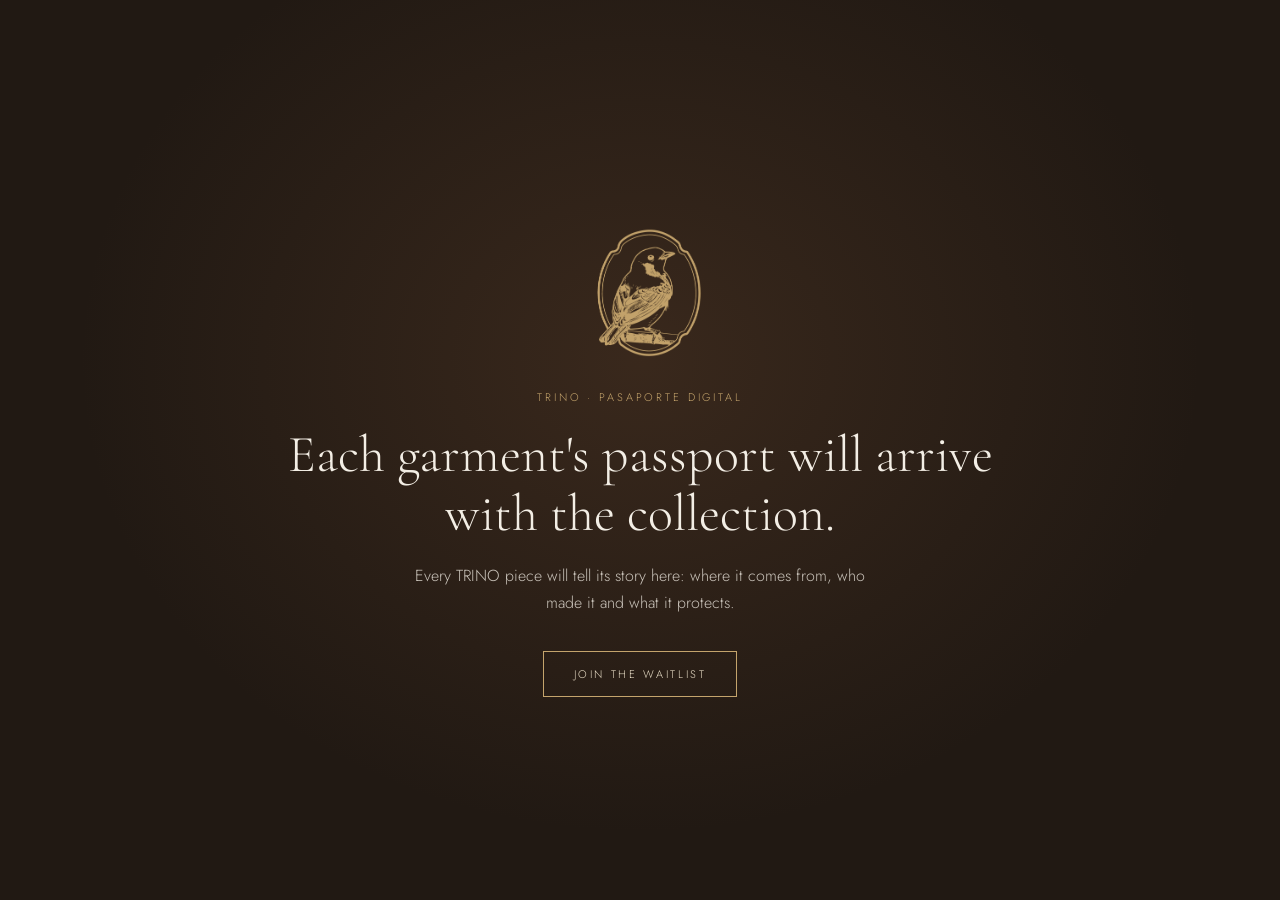
<file: pasaporte/index.html>
<!DOCTYPE html>
<html lang="es"><head><meta charset="UTF-8"><meta name="viewport" content="width=device-width, initial-scale=1.0">
<title>Pasaporte TRINO · ORNITHEA</title>
<meta name="robots" content="noindex">
<meta property="og:title" content="ORNITHEA · TRINO"><meta property="og:image" content="https://ornitheastyle.com/og-image.jpg">
<link rel="preconnect" href="https://fonts.googleapis.com"><link rel="preconnect" href="https://fonts.gstatic.com" crossorigin>
<link rel="stylesheet" href="https://fonts.googleapis.com/css2?family=Cormorant+Garamond:ital,wght@0,300;1,300&family=Jost:wght@300;400&display=swap">
<style>
*{margin:0;padding:0;box-sizing:border-box}
body{min-height:100vh;display:flex;align-items:center;justify-content:center;text-align:center;background:#211913 radial-gradient(ellipse at 50% 40%,rgba(120,80,52,.28),transparent 62%);color:#F3EEE5;font-family:"Jost",Arial,sans-serif;font-weight:300;padding:40px 20px}
img{width:150px;height:auto;margin:0 auto 32px;display:block}
.l{font-size:11px;letter-spacing:.26em;text-transform:uppercase;color:#C4A46C}
h1{font-family:"Cormorant Garamond",Georgia,serif;font-weight:300;font-size:clamp(30px,4.6vw,52px);line-height:1.15;margin:20px auto 18px;max-width:14em}
p{max-width:30em;margin:0 auto;color:rgba(243,238,229,.78);line-height:1.7}
a{display:inline-block;margin-top:34px;font-size:11px;letter-spacing:.24em;text-transform:uppercase;color:#EADFC8;border:1px solid #C4A46C;padding:14px 30px;text-decoration:none}
a:hover{background:#C4A46C;color:#211913}
[data-en]{display:none} html[lang=en] [data-en]{display:block} html[lang=en] [data-es]{display:none}
html[lang=en] a[data-en]{display:inline-block}
</style></head><body><main>
<img src="[data-uri]" alt="ORNITHEA">
<div class="l">TRINO · Pasaporte digital</div>
<h1 data-es>El pasaporte de cada prenda llegará con la colección.</h1>
<h1 data-en>Each garment's passport will arrive with the collection.</h1>
<p data-es>Cada pieza de TRINO tendrá aquí su historia: de dónde viene, quién la hizo y qué protege.</p>
<p data-en>Every TRINO piece will tell its story here: where it comes from, who made it and what it protects.</p>
<a data-es href="/">Únete a la lista de espera</a><a data-en href="/?lang=en">Join the waitlist</a>
</main>
<script>try{var l=(localStorage.getItem('ornithea-lang')||(navigator.language||'es')).toLowerCase();if(l.indexOf('es')!==0)document.documentElement.lang='en';}catch(e){}</script>
</body></html>
</file>
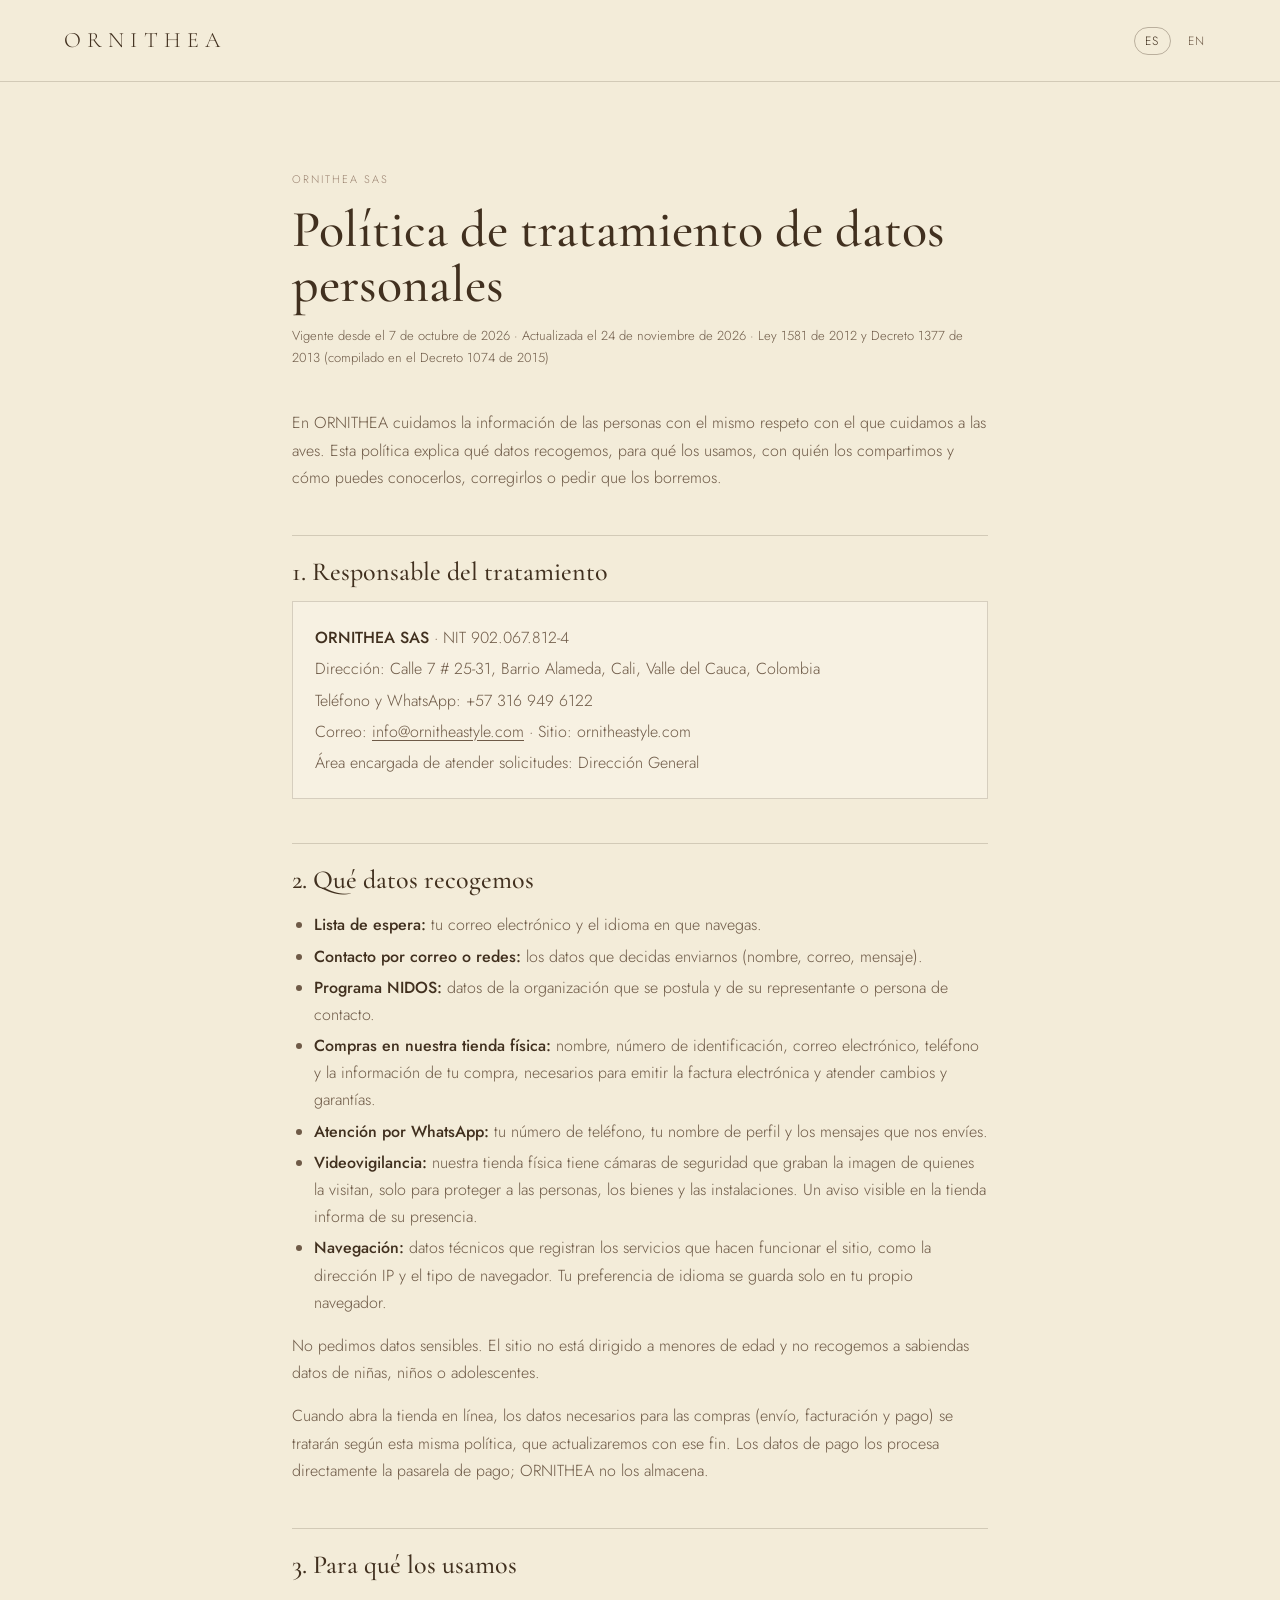
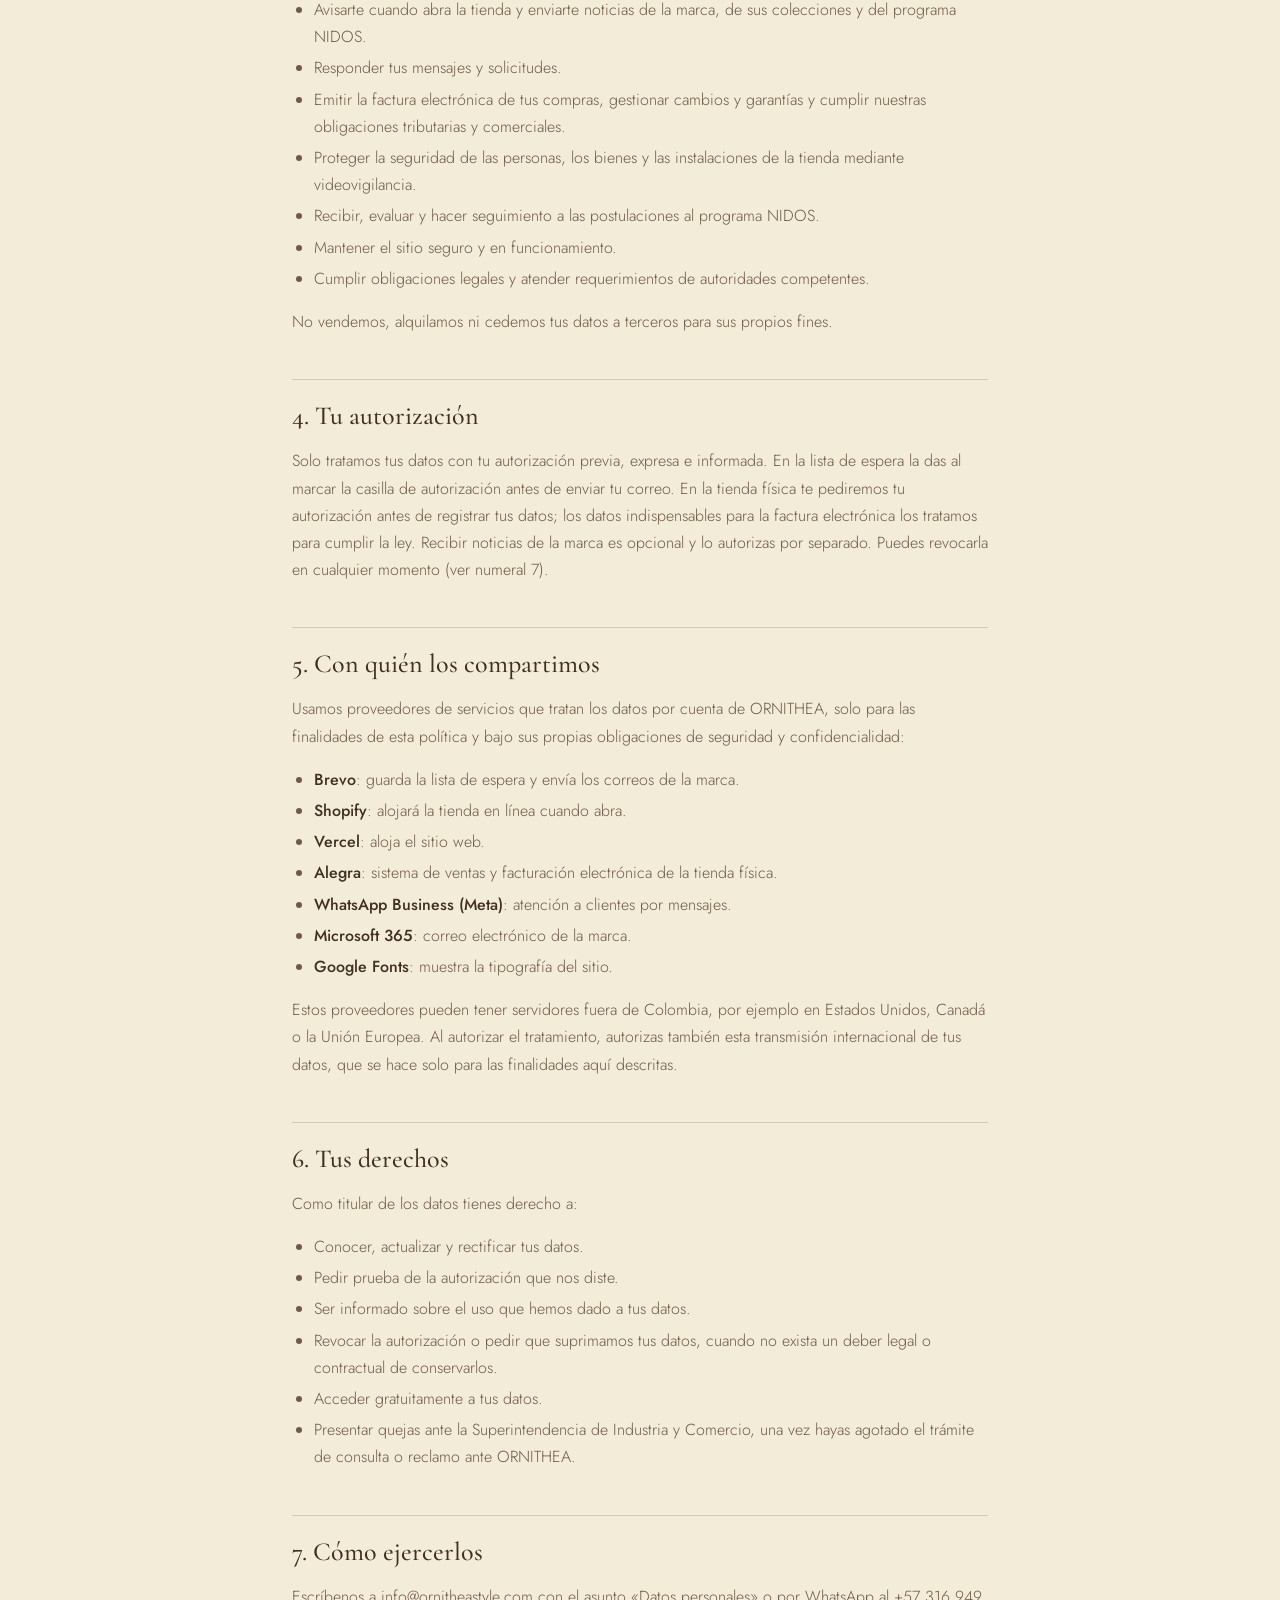
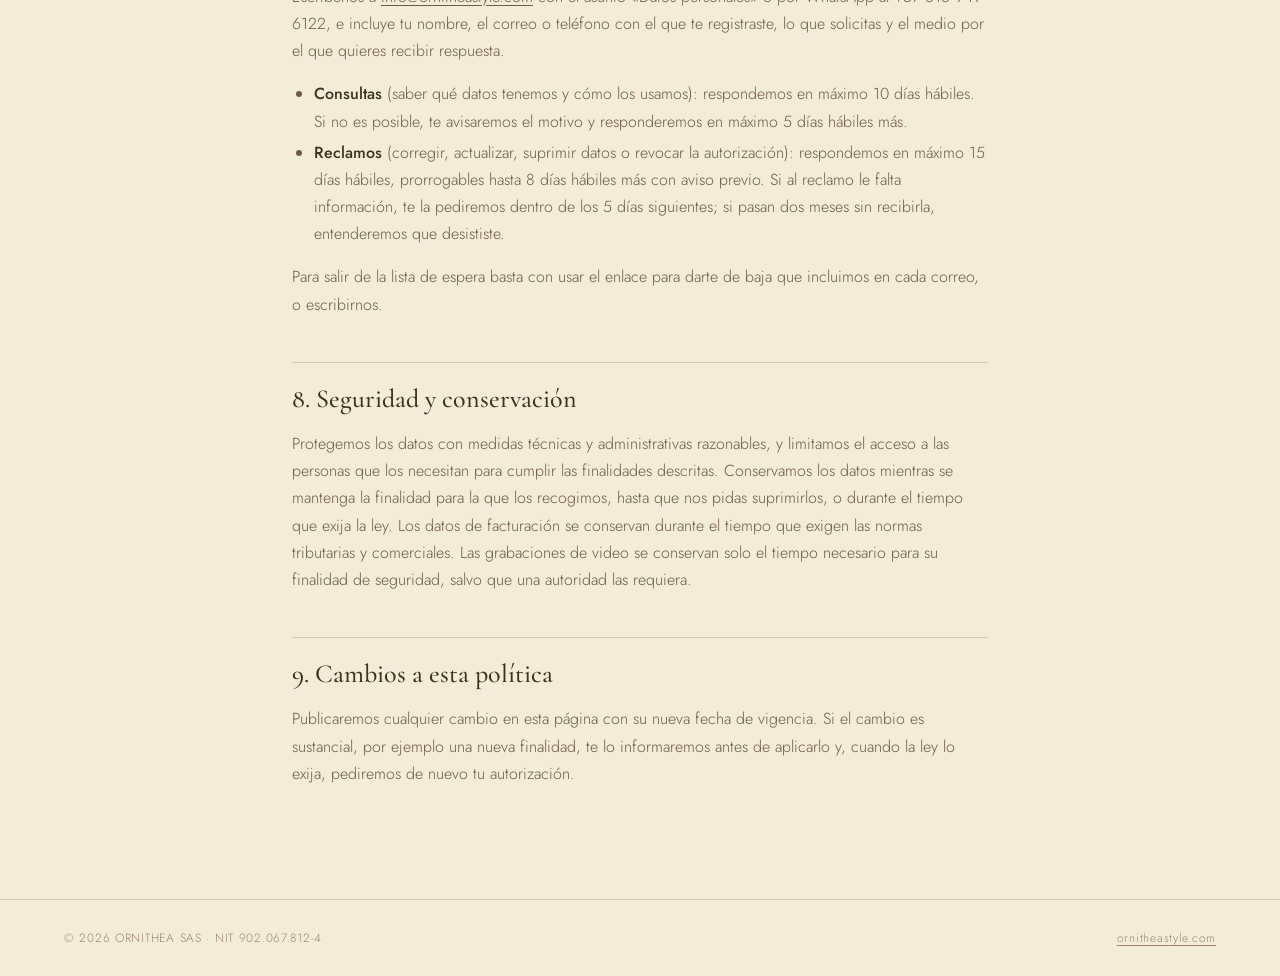
<file: privacidad.html>
<!DOCTYPE html>
<html lang="es">
<head>
<meta charset="UTF-8">
<meta name="viewport" content="width=device-width, initial-scale=1.0">
<title>Política de tratamiento de datos · ORNITHEA</title>
<meta name="description" content="Política de tratamiento de datos personales de ORNITHEA SAS (Ley 1581 de 2012).">
<link rel="preconnect" href="https://fonts.googleapis.com"><link rel="preconnect" href="https://fonts.gstatic.com" crossorigin>
<link rel="stylesheet" href="https://fonts.googleapis.com/css2?family=Cormorant+Garamond:ital,wght@0,400;0,500;1,400&family=Jost:wght@300;400;500&display=swap">
<style>
:root{ --paper:#F3ECD9; --paper-lift:#F7F1E2; --ink:#41301F; --ink-soft:#6E5A47; --ink-faint:#9C8472; --espresso:#271912;
  --line:color-mix(in srgb,#41301F 18%,transparent); --serif:"Cormorant Garamond",Georgia,serif; --sans:"Jost","Helvetica Neue",Arial,sans-serif; }
*{ box-sizing:border-box; }
html{ -webkit-text-size-adjust:100%; }
body{ margin:0; background:var(--paper); color:var(--ink); font-family:var(--sans); font-weight:300; font-size:16px; line-height:1.7; }
a{ color:inherit; text-underline-offset:3px; }
.top{ display:flex; justify-content:space-between; align-items:center; gap:16px; padding:22px clamp(16px,5vw,64px); border-bottom:1px solid var(--line); }
.top__brand{ font-family:var(--serif); font-size:22px; letter-spacing:.28em; text-decoration:none; }
.lang{ display:flex; gap:6px; }
.lang button{ background:none; border:1px solid transparent; border-radius:999px; padding:3px 10px; font:inherit; font-size:12px; letter-spacing:.1em; color:var(--ink-soft); cursor:pointer; }
.lang button.active{ color:var(--ink); border-color:color-mix(in srgb,var(--ink) 32%,transparent); }
main{ max-width:760px; margin:0 auto; padding:clamp(40px,7vw,88px) clamp(16px,5vw,32px) 96px; }
.eyebrow{ font-size:11px; letter-spacing:.18em; text-transform:uppercase; color:var(--ink-faint); }
h1{ font-family:var(--serif); font-weight:500; font-size:clamp(34px,6vw,52px); line-height:1.05; margin:14px 0 10px; }
.meta{ font-size:13px; color:var(--ink-soft); margin-bottom:40px; }
h2{ font-family:var(--serif); font-weight:500; font-size:26px; line-height:1.2; margin:44px 0 10px; padding-top:20px; border-top:1px solid var(--line); }
p, li{ color:var(--ink-soft); }
ul, ol{ padding-left:22px; }
li{ margin:4px 0; }
b{ font-weight:500; color:var(--ink); }
.card{ background:var(--paper-lift); border:1px solid var(--line); padding:18px 22px; margin:14px 0; }
.card p{ margin:4px 0; }
footer{ border-top:1px solid var(--line); padding:28px clamp(16px,5vw,64px); font-size:12px; letter-spacing:.06em; color:var(--ink-faint); display:flex; justify-content:space-between; flex-wrap:wrap; gap:10px; }
[data-lang-block]{ display:none; }
html[lang="es"] [data-lang-block="es"], html[lang="en"] [data-lang-block="en"]{ display:block; }
</style>
</head>
<body>
<header class="top">
  <a class="top__brand" href="/">ORNITHEA</a>
  <div class="lang" role="group" aria-label="Idioma / Language">
    <button type="button" data-lang="es">ES</button><button type="button" data-lang="en">EN</button>
  </div>
</header>

<main>
<article data-lang-block="es">
  <div class="eyebrow">ORNITHEA SAS</div>
  <h1>Política de tratamiento de datos personales</h1>
  <p class="meta">Vigente desde el 7 de octubre de 2026 · Actualizada el 24 de noviembre de 2026 · Ley 1581 de 2012 y Decreto 1377 de 2013 (compilado en el Decreto 1074 de 2015)</p>

  <p>En ORNITHEA cuidamos la información de las personas con el mismo respeto con el que cuidamos a las aves. Esta política explica qué datos recogemos, para qué los usamos, con quién los compartimos y cómo puedes conocerlos, corregirlos o pedir que los borremos.</p>

  <h2>1. Responsable del tratamiento</h2>
  <div class="card">
    <p><b>ORNITHEA SAS</b> · NIT 902.067.812-4</p>
    <p>Dirección: Calle 7 # 25-31, Barrio Alameda, Cali, Valle del Cauca, Colombia</p>
    <p>Teléfono y WhatsApp: +57 316 949 6122</p>
    <p>Correo: <a href="mailto:info@ornitheastyle.com">info@ornitheastyle.com</a> · Sitio: ornitheastyle.com</p>
    <p>Área encargada de atender solicitudes: Dirección General</p>
  </div>

  <h2>2. Qué datos recogemos</h2>
  <ul>
    <li><b>Lista de espera:</b> tu correo electrónico y el idioma en que navegas.</li>
    <li><b>Contacto por correo o redes:</b> los datos que decidas enviarnos (nombre, correo, mensaje).</li>
    <li><b>Programa NIDOS:</b> datos de la organización que se postula y de su representante o persona de contacto.</li>
    <li><b>Compras en nuestra tienda física:</b> nombre, número de identificación, correo electrónico, teléfono y la información de tu compra, necesarios para emitir la factura electrónica y atender cambios y garantías.</li>
    <li><b>Atención por WhatsApp:</b> tu número de teléfono, tu nombre de perfil y los mensajes que nos envíes.</li>
    <li><b>Videovigilancia:</b> nuestra tienda física tiene cámaras de seguridad que graban la imagen de quienes la visitan, solo para proteger a las personas, los bienes y las instalaciones. Un aviso visible en la tienda informa de su presencia.</li>
    <li><b>Navegación:</b> datos técnicos que registran los servicios que hacen funcionar el sitio, como la dirección IP y el tipo de navegador. Tu preferencia de idioma se guarda solo en tu propio navegador.</li>
  </ul>
  <p>No pedimos datos sensibles. El sitio no está dirigido a menores de edad y no recogemos a sabiendas datos de niñas, niños o adolescentes.</p>
  <p>Cuando abra la tienda en línea, los datos necesarios para las compras (envío, facturación y pago) se tratarán según esta misma política, que actualizaremos con ese fin. Los datos de pago los procesa directamente la pasarela de pago; ORNITHEA no los almacena.</p>

  <h2>3. Para qué los usamos</h2>
  <ul>
    <li>Avisarte cuando abra la tienda y enviarte noticias de la marca, de sus colecciones y del programa NIDOS.</li>
    <li>Responder tus mensajes y solicitudes.</li>
    <li>Emitir la factura electrónica de tus compras, gestionar cambios y garantías y cumplir nuestras obligaciones tributarias y comerciales.</li>
    <li>Proteger la seguridad de las personas, los bienes y las instalaciones de la tienda mediante videovigilancia.</li>
    <li>Recibir, evaluar y hacer seguimiento a las postulaciones al programa NIDOS.</li>
    <li>Mantener el sitio seguro y en funcionamiento.</li>
    <li>Cumplir obligaciones legales y atender requerimientos de autoridades competentes.</li>
  </ul>
  <p>No vendemos, alquilamos ni cedemos tus datos a terceros para sus propios fines.</p>

  <h2>4. Tu autorización</h2>
  <p>Solo tratamos tus datos con tu autorización previa, expresa e informada. En la lista de espera la das al marcar la casilla de autorización antes de enviar tu correo. En la tienda física te pediremos tu autorización antes de registrar tus datos; los datos indispensables para la factura electrónica los tratamos para cumplir la ley. Recibir noticias de la marca es opcional y lo autorizas por separado. Puedes revocarla en cualquier momento (ver numeral 7).</p>

  <h2>5. Con quién los compartimos</h2>
  <p>Usamos proveedores de servicios que tratan los datos por cuenta de ORNITHEA, solo para las finalidades de esta política y bajo sus propias obligaciones de seguridad y confidencialidad:</p>
  <ul>
    <li><b>Brevo</b>: guarda la lista de espera y envía los correos de la marca.</li>
    <li><b>Shopify</b>: alojará la tienda en línea cuando abra.</li>
    <li><b>Vercel</b>: aloja el sitio web.</li>
    <li><b>Alegra</b>: sistema de ventas y facturación electrónica de la tienda física.</li>
    <li><b>WhatsApp Business (Meta)</b>: atención a clientes por mensajes.</li>
    <li><b>Microsoft 365</b>: correo electrónico de la marca.</li>
    <li><b>Google Fonts</b>: muestra la tipografía del sitio.</li>
  </ul>
  <p>Estos proveedores pueden tener servidores fuera de Colombia, por ejemplo en Estados Unidos, Canadá o la Unión Europea. Al autorizar el tratamiento, autorizas también esta transmisión internacional de tus datos, que se hace solo para las finalidades aquí descritas.</p>

  <h2>6. Tus derechos</h2>
  <p>Como titular de los datos tienes derecho a:</p>
  <ul>
    <li>Conocer, actualizar y rectificar tus datos.</li>
    <li>Pedir prueba de la autorización que nos diste.</li>
    <li>Ser informado sobre el uso que hemos dado a tus datos.</li>
    <li>Revocar la autorización o pedir que suprimamos tus datos, cuando no exista un deber legal o contractual de conservarlos.</li>
    <li>Acceder gratuitamente a tus datos.</li>
    <li>Presentar quejas ante la Superintendencia de Industria y Comercio, una vez hayas agotado el trámite de consulta o reclamo ante ORNITHEA.</li>
  </ul>

  <h2>7. Cómo ejercerlos</h2>
  <p>Escríbenos a <a href="mailto:info@ornitheastyle.com">info@ornitheastyle.com</a> con el asunto «Datos personales» o por WhatsApp al +57 316 949 6122, e incluye tu nombre, el correo o teléfono con el que te registraste, lo que solicitas y el medio por el que quieres recibir respuesta.</p>
  <ul>
    <li><b>Consultas</b> (saber qué datos tenemos y cómo los usamos): respondemos en máximo 10 días hábiles. Si no es posible, te avisaremos el motivo y responderemos en máximo 5 días hábiles más.</li>
    <li><b>Reclamos</b> (corregir, actualizar, suprimir datos o revocar la autorización): respondemos en máximo 15 días hábiles, prorrogables hasta 8 días hábiles más con aviso previo. Si al reclamo le falta información, te la pediremos dentro de los 5 días siguientes; si pasan dos meses sin recibirla, entenderemos que desististe.</li>
  </ul>
  <p>Para salir de la lista de espera basta con usar el enlace para darte de baja que incluimos en cada correo, o escribirnos.</p>

  <h2>8. Seguridad y conservación</h2>
  <p>Protegemos los datos con medidas técnicas y administrativas razonables, y limitamos el acceso a las personas que los necesitan para cumplir las finalidades descritas. Conservamos los datos mientras se mantenga la finalidad para la que los recogimos, hasta que nos pidas suprimirlos, o durante el tiempo que exija la ley. Los datos de facturación se conservan durante el tiempo que exigen las normas tributarias y comerciales. Las grabaciones de video se conservan solo el tiempo necesario para su finalidad de seguridad, salvo que una autoridad las requiera.</p>

  <h2>9. Cambios a esta política</h2>
  <p>Publicaremos cualquier cambio en esta página con su nueva fecha de vigencia. Si el cambio es sustancial, por ejemplo una nueva finalidad, te lo informaremos antes de aplicarlo y, cuando la ley lo exija, pediremos de nuevo tu autorización.</p>
</article>

<article data-lang-block="en">
  <div class="eyebrow">ORNITHEA SAS</div>
  <h1>Personal data processing policy</h1>
  <p class="meta">In force from 7 October 2026 · Updated 24 November 2026 · Colombian Law 1581 of 2012 and Decree 1377 of 2013 (compiled in Decree 1074 of 2015). This English text is provided for convenience; the Spanish version prevails.</p>

  <p>At ORNITHEA we look after people's information with the same respect with which we look after birds. This policy explains what data we collect, what we use it for, who we share it with, and how you can access it, correct it or ask us to delete it.</p>

  <h2>1. Data controller</h2>
  <div class="card">
    <p><b>ORNITHEA SAS</b> · NIT (tax ID) 902.067.812-4</p>
    <p>Address: Calle 7 # 25-31, Barrio Alameda, Cali, Valle del Cauca, Colombia</p>
    <p>Phone and WhatsApp: +57 316 949 6122</p>
    <p>Email: <a href="mailto:info@ornitheastyle.com">info@ornitheastyle.com</a> · Website: ornitheastyle.com</p>
    <p>Area handling requests: General Management</p>
  </div>

  <h2>2. What data we collect</h2>
  <ul>
    <li><b>Waitlist:</b> your email address and the language you browse in.</li>
    <li><b>Contact by email or social media:</b> whatever you choose to send us (name, email, message).</li>
    <li><b>NIDOS programme:</b> details of the applying organisation and of its representative or contact person.</li>
    <li><b>Purchases in our physical store:</b> name, ID number, email, phone and the details of your purchase, needed to issue the electronic invoice and handle exchanges and warranties.</li>
    <li><b>WhatsApp support:</b> your phone number, your profile name and the messages you send us.</li>
    <li><b>Video surveillance:</b> our physical store has security cameras that record images of visitors, solely to protect people, property and premises. A visible notice in the store informs of their presence.</li>
    <li><b>Browsing:</b> technical data recorded by the services that run the site, such as IP address and browser type. Your language preference is stored only in your own browser.</li>
  </ul>
  <p>We do not ask for sensitive data. The site is not aimed at minors and we do not knowingly collect data from children or adolescents.</p>
  <p>When the online shop opens, the data needed for purchases (shipping, billing and payment) will be processed under this same policy, which we will update for that purpose. Payment details are handled directly by the payment provider; ORNITHEA does not store them.</p>

  <h2>3. What we use it for</h2>
  <ul>
    <li>Letting you know when the shop opens and sending you news about the brand, its collections and the NIDOS programme.</li>
    <li>Answering your messages and requests.</li>
    <li>Issuing the electronic invoice for your purchases, handling exchanges and warranties and meeting our tax and commercial obligations.</li>
    <li>Protecting the safety of people, property and premises in the store through video surveillance.</li>
    <li>Receiving, assessing and following up applications to the NIDOS programme.</li>
    <li>Keeping the site secure and working.</li>
    <li>Meeting legal obligations and responding to requests from competent authorities.</li>
  </ul>
  <p>We do not sell, rent or hand over your data to third parties for their own purposes.</p>

  <h2>4. Your authorisation</h2>
  <p>We only process your data with your prior, express and informed authorisation. On the waitlist you give it by ticking the authorisation box before sending your email. In the physical store we will ask for your authorisation before recording your data; the data required for the electronic invoice is processed to comply with the law. Receiving brand news is optional and authorised separately. You can withdraw it at any time (see section 7).</p>

  <h2>5. Who we share it with</h2>
  <p>We use service providers that process data on ORNITHEA's behalf, only for the purposes of this policy and under their own security and confidentiality obligations:</p>
  <ul>
    <li><b>Brevo</b>: stores the waitlist and sends the brand's emails.</li>
    <li><b>Shopify</b>: will host the online shop when it opens.</li>
    <li><b>Vercel</b>: hosts the website.</li>
    <li><b>Alegra</b>: sales and electronic invoicing system of the physical store.</li>
    <li><b>WhatsApp Business (Meta)</b>: customer support by message.</li>
    <li><b>Microsoft 365</b>: the brand's email.</li>
    <li><b>Google Fonts</b>: displays the site's typefaces.</li>
  </ul>
  <p>These providers may have servers outside Colombia, for example in the United States, Canada or the European Union. By authorising the processing, you also authorise this international transmission of your data, which is done only for the purposes described here.</p>

  <h2>6. Your rights</h2>
  <p>As the data subject you have the right to:</p>
  <ul>
    <li>Access, update and correct your data.</li>
    <li>Ask for proof of the authorisation you gave us.</li>
    <li>Be informed about how we have used your data.</li>
    <li>Withdraw your authorisation or ask us to delete your data, unless there is a legal or contractual duty to keep it.</li>
    <li>Access your data free of charge.</li>
    <li>File complaints with Colombia's Superintendence of Industry and Commerce (SIC), once you have completed the enquiry or claim process with ORNITHEA.</li>
  </ul>

  <h2>7. How to exercise them</h2>
  <p>Write to <a href="mailto:info@ornitheastyle.com">info@ornitheastyle.com</a> with the subject "Personal data", or by WhatsApp at +57 316 949 6122, including your name, the email or phone you registered with, what you are requesting and how you would like to receive our reply.</p>
  <ul>
    <li><b>Enquiries</b> (what data we hold and how we use it): we reply within 10 business days at most. If that is not possible, we will tell you why and reply within a further 5 business days.</li>
    <li><b>Claims</b> (correcting, updating or deleting data, or withdrawing authorisation): we reply within 15 business days at most, extendable by up to 8 business days with prior notice. If a claim is missing information we will ask for it within 5 days; if two months pass without receiving it, we will consider the claim withdrawn.</li>
  </ul>
  <p>To leave the waitlist, just use the unsubscribe link included in every email, or write to us.</p>

  <h2>8. Security and retention</h2>
  <p>We protect data with reasonable technical and administrative measures and limit access to the people who need it for the purposes described. We keep data for as long as the purpose for which it was collected remains, until you ask us to delete it, or for as long as the law requires. Billing data is kept for as long as tax and commercial rules require. Video recordings are kept only as long as needed for security, unless an authority requests them.</p>

  <h2>9. Changes to this policy</h2>
  <p>We will publish any change on this page with its new effective date. If a change is substantial, such as a new purpose, we will tell you before applying it and, where the law requires, ask for your authorisation again.</p>
</article>
</main>

<footer><span>© 2026 ORNITHEA SAS · NIT 902.067.812-4</span><a href="/">ornitheastyle.com</a></footer>

<script>
(function(){
  function setLang(l){
    document.documentElement.lang = l;
    document.title = l === "es" ? "Política de tratamiento de datos · ORNITHEA" : "Privacy policy · ORNITHEA";
    document.querySelectorAll(".lang button").forEach(function(b){ b.classList.toggle("active", b.getAttribute("data-lang") === l); });
    try { localStorage.setItem("ornithea-lang", l); } catch(e) {}
  }
  document.querySelectorAll(".lang button").forEach(function(b){ b.addEventListener("click", function(){ setLang(b.getAttribute("data-lang")); }); });
  var q = new URLSearchParams(location.search).get("lang"), saved = null;
  try { saved = localStorage.getItem("ornithea-lang"); } catch(e) {}
  setLang(q === "en" || (!q && saved === "en") ? "en" : "es");
})();
</script>
</body>
</html>
</file>
